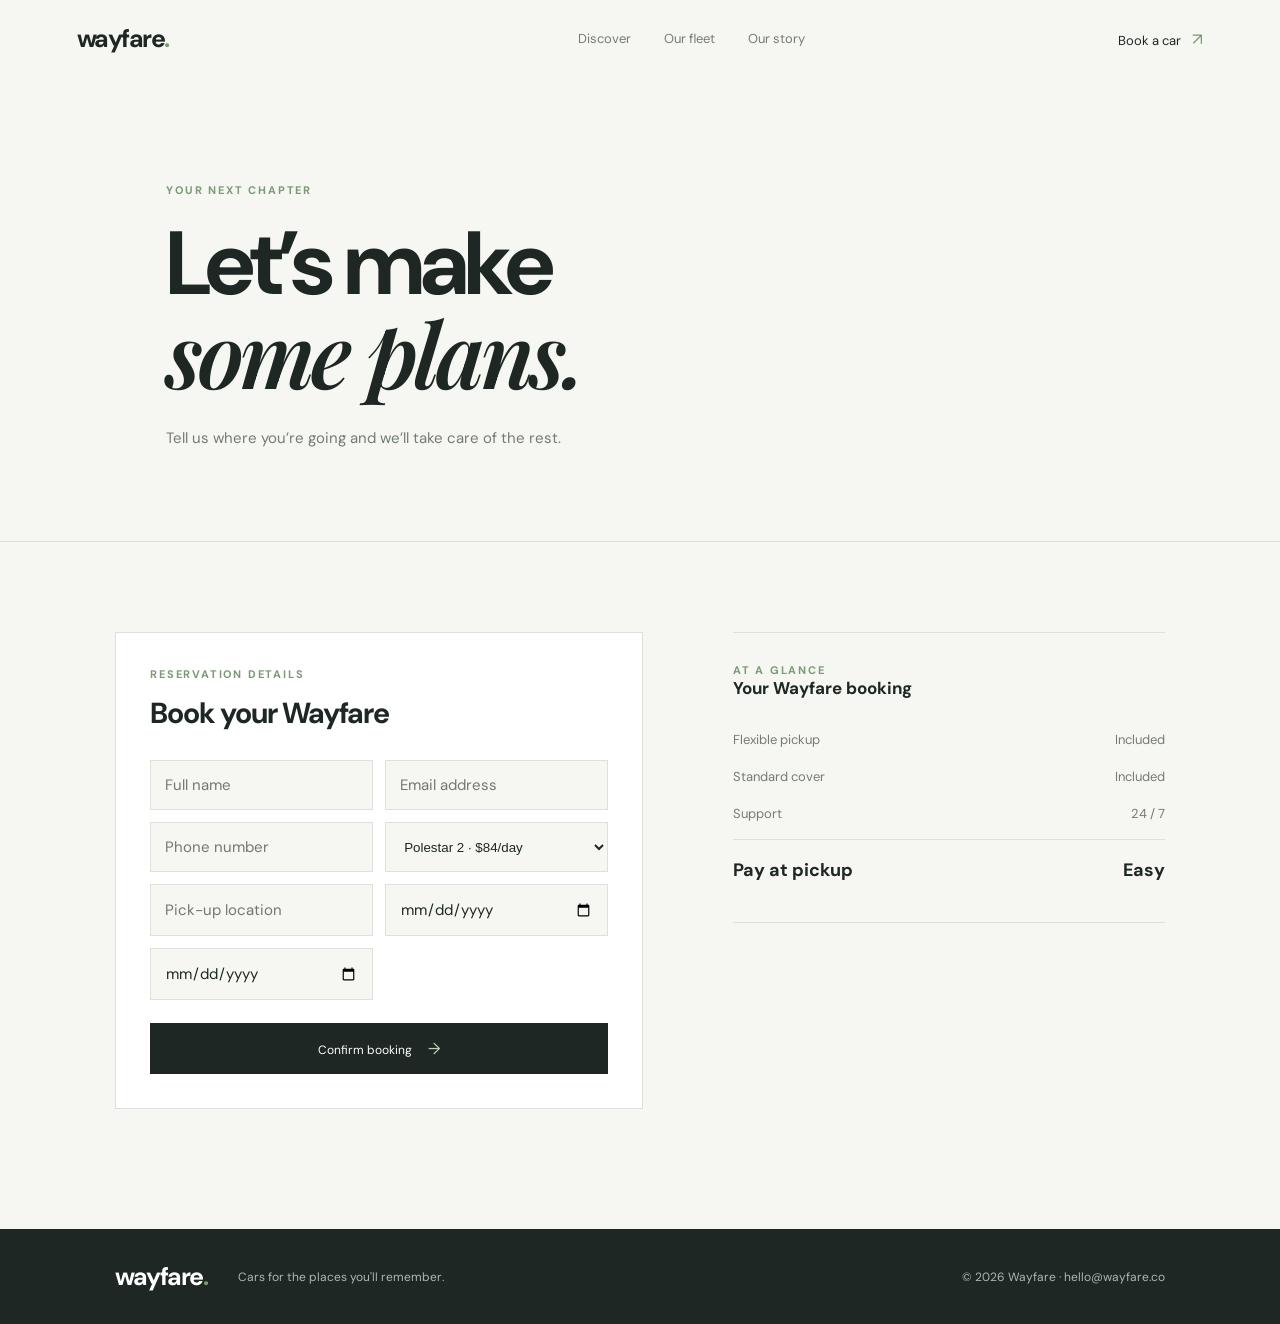
<file: booking.html>
<!DOCTYPE html>
<html lang="en">
<head><meta charset="UTF-8"><meta name="viewport" content="width=device-width, initial-scale=1.0"><meta name="description" content="Book a Wayfare rental car."><title>Book a car | Wayfare</title><link rel="preconnect" href="https://fonts.googleapis.com"><link rel="preconnect" href="https://fonts.gstatic.com" crossorigin><link href="https://fonts.googleapis.com/css2?family=DM+Sans:wght@400;500;600;700&family=Playfair+Display:wght@600;700&display=swap" rel="stylesheet"><link rel="stylesheet" href="style.css"></head>
<body>
<header class="site-header"><a class="logo" href="index.html" aria-label="Wayfare home">wayfare<span>.</span></a><nav aria-label="Main navigation"><a href="index.html">Discover</a><a href="fleet.html">Our fleet</a><a href="story.html">Our story</a></nav><div class="header-actions"><a class="text-button" href="booking.html">Book a car <span aria-hidden="true">↗</span></a><button class="menu-toggle" onclick="toggleNavigation()" aria-label="Open navigation" aria-expanded="false">Menu</button></div></header>
<main><section class="page-hero"><p class="eyebrow">Your next chapter</p><h1>Let’s make<br><em>some plans.</em></h1><p>Tell us where you’re going and we’ll take care of the rest.</p></section><section class="page-content"><div class="booking-layout"><div class="booking-panel"><p class="eyebrow">Reservation details</p><h2>Book your Wayfare</h2><div class="form-grid"><input type="text" id="customerName" placeholder="Full name"><input type="email" id="customerEmail" placeholder="Email address"><input type="tel" id="customerPhone" placeholder="Phone number"><select id="carSelect" aria-label="Choose a car"><option value="polestar">Polestar 2 · $84/day</option><option value="mini">Mini Cooper · $56/day</option><option value="rover">Range Rover Evoque · $112/day</option></select><input type="text" id="location" placeholder="Pick-up location"><input type="date" id="bookPickup" aria-label="Pick-up date"><input type="date" id="bookReturn" aria-label="Return date"></div><button class="dark-button full-button" onclick="confirmPageBooking()">Confirm booking <span>→</span></button><div id="bookingMessage"></div></div><aside class="booking-summary"><p class="eyebrow">At a glance</p><h3>Your Wayfare booking</h3><div class="summary-row"><span>Flexible pickup</span><span>Included</span></div><div class="summary-row"><span>Standard cover</span><span>Included</span></div><div class="summary-row"><span>Support</span><span>24 / 7</span></div><div class="summary-row total"><span>Pay at pickup</span><span>Easy</span></div></aside></div></section></main><footer><a class="logo" href="index.html">wayfare<span>.</span></a><p>Cars for the places you'll remember.</p><p class="footer-right">© 2026 Wayfare · <a href="mailto:hello@wayfare.co">hello@wayfare.co</a></p></footer><script src="script.js"></script></body></html>
</file>
<file: style.css>
:root { --ink: #1e2723; --muted: #747b75; --line: #dce1dc; --paper: #f6f7f3; --white: #fff; --accent: #d9e7d3; --serif: 'Playfair Display', Georgia, serif; --sans: 'DM Sans', sans-serif; }
* { box-sizing: border-box; margin: 0; padding: 0; }
html { scroll-behavior: smooth; }
body { background: var(--paper); color: var(--ink); font-family: var(--sans); font-size: 15px; }
button, input { font: inherit; } button { cursor: pointer; }
.site-header { height: 78px; display: flex; align-items: center; justify-content: space-between; padding: 0 6vw; background: var(--paper); position: sticky; top: 0; z-index: 10; border-bottom: 1px solid transparent; }
.logo { color: var(--ink); font-size: 25px; font-weight: 700; letter-spacing: -1.5px; text-decoration: none; } .logo span { color: #799a72; }
nav { display: flex; gap: 33px; margin-left: 95px; } nav a, .text-button { color: var(--muted); text-decoration: none; font-size: 13px; transition: color .25s ease; } nav a:hover, nav a.active, .text-button:hover { color: var(--ink); }.text-button { background: none; border: 0; color: var(--ink); }.text-button span { color: #799a72; margin-left: 8px; font-size: 17px; }.header-actions { display: flex; align-items: center; gap: 18px; }.menu-toggle { display: none; border: 1px solid var(--line); background: transparent; color: var(--ink); padding: 8px 11px; font-size: 11px; }
.hero { min-height: 655px; display: grid; grid-template-columns: .85fr 1.15fr; gap: 5vw; align-items: center; padding: 65px 9vw 90px 13vw; }.eyebrow { color: #799a72; font-size: 11px; font-weight: 700; letter-spacing: 1.8px; text-transform: uppercase; }.hero h1 { font-size: clamp(49px, 6vw, 86px); line-height: .99; letter-spacing: -4px; margin: 24px 0; font-weight: 600; } em { font-family: var(--serif); font-weight: 600; }.hero-intro { color: var(--muted); line-height: 1.7; max-width: 300px; }.hero-image-wrap { height: 500px; position: relative; }.hero-image-wrap img { width: 100%; height: 100%; display: block; object-fit: cover; filter: saturate(.72); }.image-note { position: absolute; bottom: 28px; left: -28px; background: var(--accent); padding: 14px 20px; font-size: 12px; line-height: 1.5; }.image-note strong { font-size: 15px; }
.search-section { padding: 46px 13vw; background: var(--white); display: flex; align-items: end; gap: 8vw; border-top: 1px solid var(--line); border-bottom: 1px solid var(--line); }.search-heading { min-width: 170px; }.search-heading h2 { font-size: 23px; margin-top: 9px; letter-spacing: -.8px; }.search-box { display: grid; grid-template-columns: 1.3fr .85fr .85fr auto; align-items: end; width: 100%; gap: 22px; }.search-box label { color: var(--muted); font-size: 11px; text-transform: uppercase; letter-spacing: 1px; }.search-box input { display: block; width: 100%; border: 0; border-bottom: 1px solid #aeb8ae; background: transparent; padding: 11px 0 9px; outline: none; color: var(--ink); }.search-box input:focus { border-color: var(--ink); }.search-box .dark-button { width: 100%; }
.dark-button { background: var(--ink); color: var(--white); border: 0; padding: 15px 21px; font-size: 12px; white-space: nowrap; transition: background .25s ease, transform .25s ease; }.dark-button:hover { background: #506056; transform: translateY(-2px); }.dark-button span { color: #bbd3b6; margin-left: 13px; font-size: 16px; }
.fleet-section { padding: 115px 9vw; }.section-header { display: flex; justify-content: space-between; align-items: end; margin-bottom: 43px; }.section-header h2 { font-size: 43px; letter-spacing: -2px; margin-top: 15px; }.section-header > p { color: var(--muted); line-height: 1.6; max-width: 280px; }.cars-container { display: grid; grid-template-columns: repeat(3, 1fr); gap: 24px; }.car-card { background: var(--white); transition: transform .35s ease, box-shadow .35s ease; }.car-card:hover { transform: translateY(-7px); box-shadow: 0 18px 35px rgba(30,39,35,.1); }.car-img { height: 230px; overflow: hidden; background: #e9ede7; }.car-img img { width: 100%; height: 100%; object-fit: cover; filter: saturate(.75); transition: transform .5s ease; }.car-card:hover .car-img img { transform: scale(1.04); }.car-details { padding: 21px 22px 20px; }.card-top, .card-bottom { display: flex; justify-content: space-between; align-items: center; }.tag { background: var(--accent); color: #5b7256; padding: 6px 9px; font-size: 10px; text-transform: uppercase; letter-spacing: .7px; }.tag.muted { background: #f0f2ed; color: var(--muted); }.availability { color: #799a72; font-size: 10px; }.car-details h3 { font-size: 21px; margin: 23px 0 5px; letter-spacing: -.6px; }.car-details p { color: var(--muted); font-size: 12px; }.car-details p span { margin: 0 6px; }.card-bottom { margin-top: 27px; }.price { font-size: 20px; font-weight: 700; }.price small { color: var(--muted); font-size: 11px; font-weight: 400; }.round-button { border: 1px solid var(--line); background: transparent; width: 38px; height: 38px; border-radius: 50%; color: var(--ink); transition: background .25s ease, color .25s ease; }.round-button:hover { background: var(--ink); color: var(--white); }
.promise { background: #dfead9; padding: 105px 13vw; display: grid; grid-template-columns: 1fr 1fr; gap: 12vw; }.promise h2 { font-size: clamp(39px, 4vw, 60px); line-height: 1.05; letter-spacing: -2px; margin-top: 19px; }.promise-copy > p { max-width: 380px; line-height: 1.8; color: #59675c; }.promise-list { border-top: 1px solid #b9cbb5; margin-top: 39px; }.promise-list span { display: flex; gap: 34px; padding: 15px 0; border-bottom: 1px solid #b9cbb5; color: #799a72; font-size: 11px; }.promise-list b { color: var(--ink); font-weight: 500; }
footer { background: var(--ink); color: var(--white); display: flex; align-items: center; gap: 31px; padding: 31px 9vw; } footer .logo { color: var(--white); } footer p { color: #aeb8ae; font-size: 12px; } .footer-right { margin-left: auto; } footer a { color: inherit; text-decoration: none; }
.modal { display: none; position: fixed; inset: 0; z-index: 50; background: rgba(30,39,35,.52); align-items: center; justify-content: center; padding: 20px; animation: fade-in .25s ease; }.modal-box { background: var(--paper); width: min(550px, 100%); padding: 45px; position: relative; animation: rise-in .35s ease; }.small-modal { width: 410px; }.modal-box h2 { font-size: 31px; letter-spacing: -1px; margin: 13px 0 28px; }.close { position: absolute; top: 16px; right: 19px; border: 0; background: none; color: var(--muted); font-size: 27px; }.form-grid { display: grid; grid-template-columns: 1fr 1fr; gap: 12px; }.modal-box input { border: 1px solid var(--line); background: var(--white); padding: 14px; outline: none; width: 100%; }.modal-box input:focus { border-color: #799a72; }.full-button { width: 100%; margin-top: 18px; }.modal #bookingMessage, .modal #loginMessage { color: #54734e; font-size: 13px; line-height: 1.6; margin-top: 17px; text-align: center; }.booking-rate { color: var(--muted); font: 400 12px var(--sans); }
.reveal { animation: reveal .8s ease both; }.delay-one { animation-delay: .15s; } @keyframes reveal { from { opacity: 0; transform: translateY(18px); } to { opacity: 1; transform: translateY(0); } } @keyframes fade-in { from { opacity: 0; } to { opacity: 1; } } @keyframes rise-in { from { opacity: 0; transform: translateY(12px); } to { opacity: 1; transform: translateY(0); } }
@media (max-width: 900px) { .hero { padding: 60px 7vw; grid-template-columns: 1fr 1fr; }.search-section { padding: 40px 7vw; gap: 35px; }.search-box { grid-template-columns: 1fr 1fr; }.search-box .dark-button { width: 100%; }.fleet-section { padding: 85px 7vw; }.promise { padding: 85px 7vw; gap: 7vw; } }
@media (max-width: 650px) { .site-header { padding: 0 6vw; height: 68px; } .site-header nav { display: none; position: absolute; top: 68px; left: 0; right: 0; padding: 17px 7vw 21px; background: var(--paper); border-bottom: 1px solid var(--line); flex-direction: column; gap: 17px; margin: 0; }.site-header nav.open { display: flex; }.menu-toggle { display: block; }.hero { display: flex; flex-direction: column; align-items: stretch; padding: 58px 7vw 80px; gap: 45px; }.hero h1 { letter-spacing: -2px; }.hero-image-wrap { height: 360px; }.image-note { left: 15px; bottom: 15px; }.search-section, .section-header, .promise { display: block; }.search-section { padding: 42px 7vw; }.search-box { margin-top: 25px; grid-template-columns: 1fr; gap: 20px; }.fleet-section { padding: 72px 7vw; }.section-header > p { margin-top: 17px; }.section-header h2 { font-size: 35px; }.cars-container { grid-template-columns: 1fr; }.car-img { height: 245px; }.promise-copy { margin-top: 38px; }footer { flex-wrap: wrap; padding: 28px 7vw; gap: 12px 25px; }.footer-right { margin-left: 0; width: 100%; }.modal-box { padding: 38px 24px; }.form-grid { grid-template-columns: 1fr; } }

.page-hero { padding: 105px 13vw 90px; border-bottom: 1px solid var(--line); }
.page-hero h1 { max-width: 760px; font-size: clamp(48px, 7vw, 92px); line-height: .98; letter-spacing: -4px; margin: 23px 0; }
.page-hero p:not(.eyebrow) { max-width: 430px; color: var(--muted); line-height: 1.7; }
.page-content { padding: 90px 9vw 120px; }
.page-content .section-header { margin-bottom: 35px; }
.booking-layout { display: grid; grid-template-columns: 1.1fr .9fr; gap: 7vw; align-items: start; }
.booking-panel { background: var(--white); padding: 34px; border: 1px solid var(--line); }
.booking-panel h2 { font-size: 29px; letter-spacing: -1px; margin: 13px 0 28px; }
.booking-panel .form-grid { margin-bottom: 5px; }
.booking-panel input, .booking-panel select { border: 1px solid var(--line); background: var(--paper); padding: 14px; outline: none; width: 100%; color: var(--ink); }
.booking-panel input:focus, .booking-panel select:focus { border-color: #799a72; }
.booking-summary { padding: 30px 0; border-top: 1px solid var(--line); border-bottom: 1px solid var(--line); }
.booking-summary h3 { font-size: 17px; margin-bottom: 22px; }.summary-row { display: flex; justify-content: space-between; padding: 10px 0; color: var(--muted); font-size: 13px; }.summary-row.total { color: var(--ink); font-size: 18px; font-weight: 700; margin-top: 7px; border-top: 1px solid var(--line); padding-top: 18px; }
.story-grid { display: grid; grid-template-columns: 1fr 1fr; gap: 7vw; align-items: center; }.story-image { height: 520px; }.story-image img { width: 100%; height: 100%; object-fit: cover; filter: saturate(.72); }.story-copy h2 { font-size: clamp(36px, 4vw, 57px); line-height: 1.05; letter-spacing: -2px; margin: 17px 0 28px; }.story-copy > p { color: var(--muted); line-height: 1.8; max-width: 460px; }.story-points { margin-top: 38px; border-top: 1px solid var(--line); }.story-points div { padding: 18px 0; border-bottom: 1px solid var(--line); display: flex; gap: 24px; }.story-points span { color: #799a72; font-size: 11px; }.story-points strong { font-size: 13px; font-weight: 500; }
.page-footer-cta { background: var(--accent); padding: 75px 13vw; display: flex; justify-content: space-between; align-items: center; gap: 30px; }.page-footer-cta h2 { font-size: 35px; letter-spacing: -1px; }.page-footer-cta p { color: #59675c; margin-top: 10px; }
@media (max-width: 900px) { .page-hero { padding: 80px 7vw 70px; }.page-content { padding: 70px 7vw 90px; }.booking-layout, .story-grid { grid-template-columns: 1fr; gap: 45px; }.story-image { height: 390px; }.page-footer-cta { padding: 60px 7vw; } }
@media (max-width: 650px) { .page-hero h1 { letter-spacing: -2px; }.booking-panel { padding: 25px 20px; }.page-footer-cta { display: block; }.page-footer-cta .dark-button { margin-top: 24px; } }
</file>
